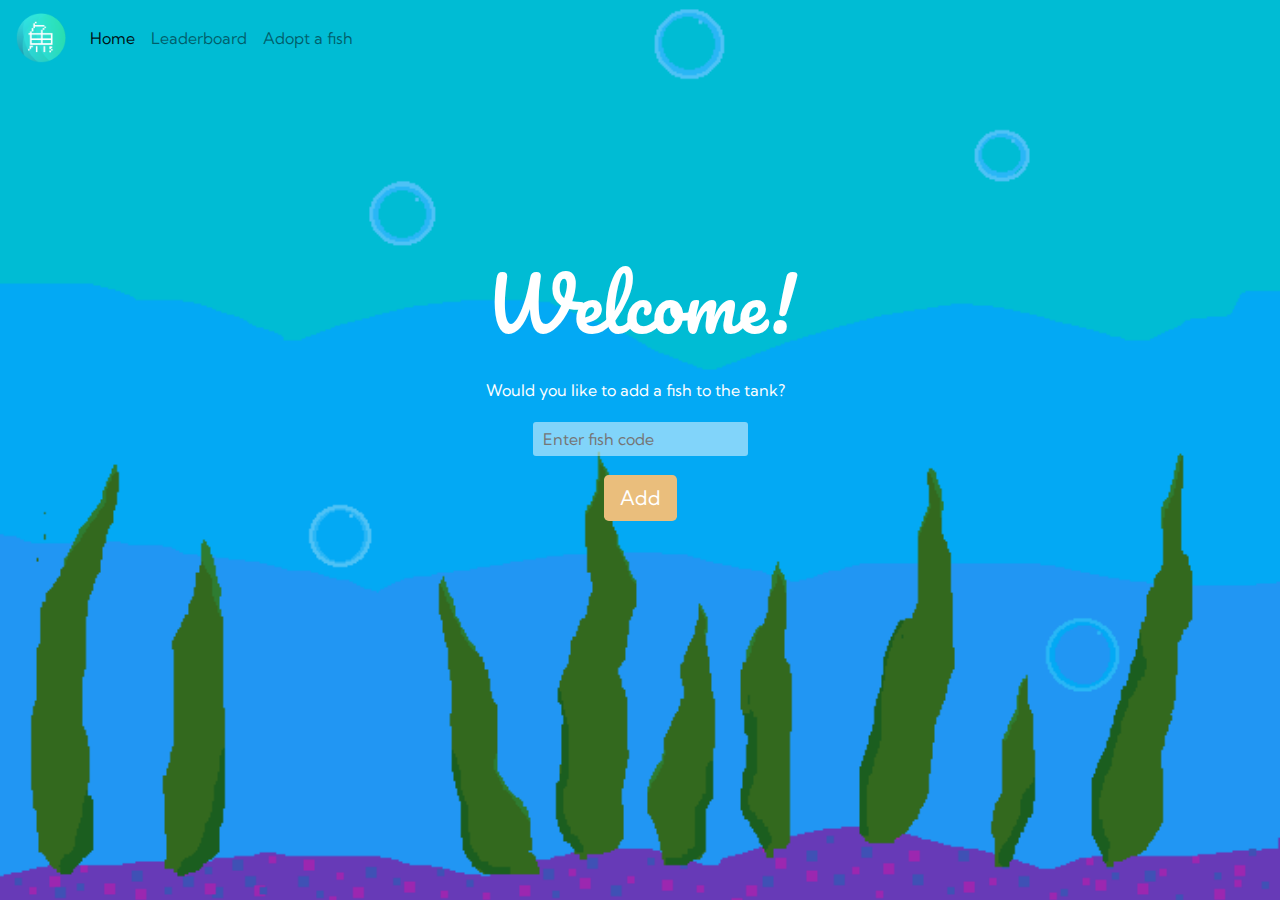
<file: index.html>
<!DOCTYPE html>
<html>
<head>
	<meta charset="utf-8">
    <meta name="viewport" content="width=device-width, initial-scale=1, shrink-to-fit=no">
    <link rel="icon" href="logo.png">

    <!-- Bootstrap CSS -->
    <link rel="stylesheet" href="https://stackpath.bootstrapcdn.com/bootstrap/4.4.1/css/bootstrap.min.css" integrity="sha384-Vkoo8x4CGsO3+Hhxv8T/Q5PaXtkKtu6ug5TOeNV6gBiFeWPGFN9MuhOf23Q9Ifjh" crossorigin="anonymous">

   <!-- Stylesheet -->
    <link rel="stylesheet" type="text/css" href="style.css">

   <!-- Google Fonts -->
   <link href="https://fonts.googleapis.com/css2?family=Pacifico&display=swap" rel="stylesheet">
   <link href="https://fonts.googleapis.com/css2?family=Kumbh+Sans&display=swap" rel="stylesheet">

	<title>MettaFish Home</title>
</head>
<body>
<nav class="navbar navbar-expand-lg navbar-light">
  <a class="navbar-brand" href="#"><img src="logo.png" alt="logo" class="navbar-left" style="height: 50px;"></a>
  <button class="navbar-toggler" type="button" data-toggle="collapse" data-target="#navbarTogglerDemo02" aria-controls="navbarTogglerDemo02" aria-expanded="false" aria-label="Toggle navigation">
    <span class="navbar-toggler-icon"></span>
  </button>

  <div class="collapse navbar-collapse" id="navbarTogglerDemo02">
    <ul class="navbar-nav mr-auto mt-2 mt-lg-0">
      <li class="nav-item active">
        <a class="nav-link" href="#">Home <span class="sr-only">(current)</span></a>
      </li>
      <li class="nav-item">
        <a class="nav-link" href="leaderboard.html">Leaderboard</a>
      </li>
      <li class="nav-item">
        <a class="nav-link" href="adopt.html">Adopt a fish</a>
      </li>
    </ul>
  </div>
</nav>


<div id="main" class="container">
<div class="row align-items-center">
	<div class="col"></div>
	<div class="col">
  <div id = "welcome">
		<h1>Welcome!</h1>
    <p>Would you like to add a fish to the tank?</p>
			<form>
        <input type="text" id="code" placeholder="Enter fish code">
        <br>
        <input id="add" type="submit" value="Add" class="btn btn-primary btn-lg">
      </form>
    </div>
  <div class="col"></div>
</div>



<script src="https://code.jquery.com/jquery-3.2.1.slim.min.js" integrity="sha384-KJ3o2DKtIkvYIK3UENzmM7KCkRr/rE9/Qpg6aAZGJwFDMVNA/GpGFF93hXpG5KkN" crossorigin="anonymous"></script>
<script src="https://cdnjs.cloudflare.com/ajax/libs/popper.js/1.12.9/umd/popper.min.js" integrity="sha384-ApNbgh9B+Y1QKtv3Rn7W3mgPxhU9K/ScQsAP7hUibX39j7fakFPskvXusvfa0b4Q" crossorigin="anonymous"></script>
<script src="https://maxcdn.bootstrapcdn.com/bootstrap/4.0.0/js/bootstrap.min.js" integrity="sha384-JZR6Spejh4U02d8jOt6vLEHfe/JQGiRRSQQxSfFWpi1MquVdAyjUar5+76PVCmYl" crossorigin="anonymous"></script>
<script src="script.js"></script>
</body>
</html>
</file>
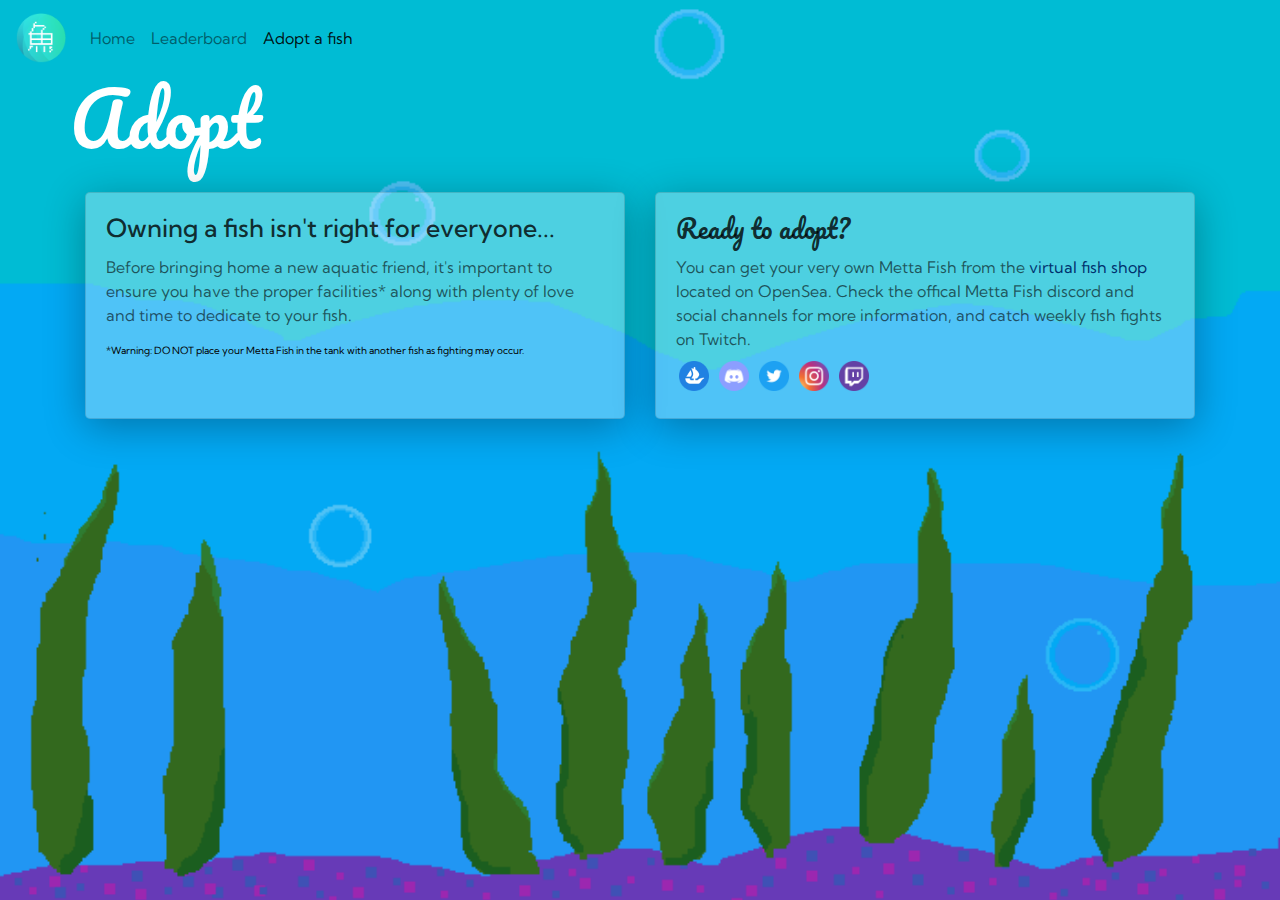
<file: adopt.html>
<!DOCTYPE html>
<html>
<head>
	<meta charset="utf-8">
    <meta name="viewport" content="width=device-width, initial-scale=1, shrink-to-fit=no">
    <link rel="icon" href="logo.png">

    <!-- Bootstrap CSS -->
    <link rel="stylesheet" href="https://stackpath.bootstrapcdn.com/bootstrap/4.4.1/css/bootstrap.min.css" integrity="sha384-Vkoo8x4CGsO3+Hhxv8T/Q5PaXtkKtu6ug5TOeNV6gBiFeWPGFN9MuhOf23Q9Ifjh" crossorigin="anonymous">

   <!-- Stylesheet -->
    <link rel="stylesheet" type="text/css" href="style.css">

   <!-- Google Fonts -->
   <link href="https://fonts.googleapis.com/css2?family=Pacifico&display=swap" rel="stylesheet">
   <link href="https://fonts.googleapis.com/css2?family=Kumbh+Sans&display=swap" rel="stylesheet">

	<title>Adopt</title>
</head>
<body>
<nav class="navbar navbar-expand-lg navbar-light">
  <a class="navbar-brand" href="index.html"><img src="logo.png" alt="logo" class="navbar-left" style="height: 50px;"></a>
  <button class="navbar-toggler" type="button" data-toggle="collapse" data-target="#navbarTogglerDemo02" aria-controls="navbarTogglerDemo02" aria-expanded="false" aria-label="Toggle navigation">
    <span class="navbar-toggler-icon"></span>
  </button>

  <div class="collapse navbar-collapse" id="navbarTogglerDemo02">
    <ul class="navbar-nav mr-auto mt-2 mt-lg-0">
      <li class="nav-item" >
        <a class="nav-link" href="index.html">Home</a>
      </li>
      <li class="nav-item">
        <a class="nav-link" href="leaderboard.html">Leaderboard </a>
      </li>
      <li class="nav-item active">
        <a class="nav-link" href="#">Adopt a fish <span class="sr-only">(current)</span></a>
      </li>
    </ul>
  </div>
</nav>
<div class="container">
  <div class="row">
    <h1>Adopt</h1>
  </div>
  <div class="row">
    <div class="col-sm-6">
      <div id="card" class="card">
      <div class="card-body">
        <h4 class="card-title">Owning a fish isn't right for everyone...</h4>
        <p class="card-text">Before bringing home a new aquatic friend, it's important to ensure you have the proper facilities* along with plenty of love and time to dedicate to your fish.</p>
        <p style="font-size: 10px; color: black;">*Warning: DO NOT place your Metta Fish in the tank with another fish as fighting may occur.</p>
        <br>
      </div>
      </div>
    </div>
    <div class="col-sm-6">
      <div id="card" class="card">
      <div class="card-body">
        <h4 class="card-title" style="font-family: 'Pacifico', cursive; color: color: rgba(0,0,0,.4);">Ready to adopt?</h4>
        <p class="card-text" style="margin-bottom: 0;">You can get your very own Metta Fish from the <a href="https://opensea.io/collection/metta-fish">virtual fish shop</a> located on OpenSea. Check the offical Metta Fish discord and social channels for more information, and catch weekly fish fights on Twitch.</p>
        <div class="icons">
          <a href="https://opensea.io/collection/metta-fish"><img src="opensea.png" alt="twitch" style="height: 30px;"></a>
          <a href="https://discord.gg/d4XxxM2Q"><img src="discord.png" alt="twitch" style="height: 30px;"></a>
          <a href="https://twitter.com/mettafishfight"><img src="twitter.png" alt="twitch" style="height: 30px;"></a>
          <a href="https://www.instagram.com/mettafishfights/"><img src="instagram.png" alt="twitch" style="height: 30px;"></a>
          <a href="https://www.twitch.tv/mettafish"><img src="twitch.png" alt="twitch" style="height: 30px;"></a>
        </div>
      </div>
      </div>
    </div>
  </div>
</div>




<script src="https://code.jquery.com/jquery-3.2.1.slim.min.js" integrity="sha384-KJ3o2DKtIkvYIK3UENzmM7KCkRr/rE9/Qpg6aAZGJwFDMVNA/GpGFF93hXpG5KkN" crossorigin="anonymous"></script>
<script src="https://cdnjs.cloudflare.com/ajax/libs/popper.js/1.12.9/umd/popper.min.js" integrity="sha384-ApNbgh9B+Y1QKtv3Rn7W3mgPxhU9K/ScQsAP7hUibX39j7fakFPskvXusvfa0b4Q" crossorigin="anonymous"></script>
<script src="https://maxcdn.bootstrapcdn.com/bootstrap/4.0.0/js/bootstrap.min.js" integrity="sha384-JZR6Spejh4U02d8jOt6vLEHfe/JQGiRRSQQxSfFWpi1MquVdAyjUar5+76PVCmYl" crossorigin="anonymous"></script>
<script src="script.js"></script>
</body>
</html>
</file>
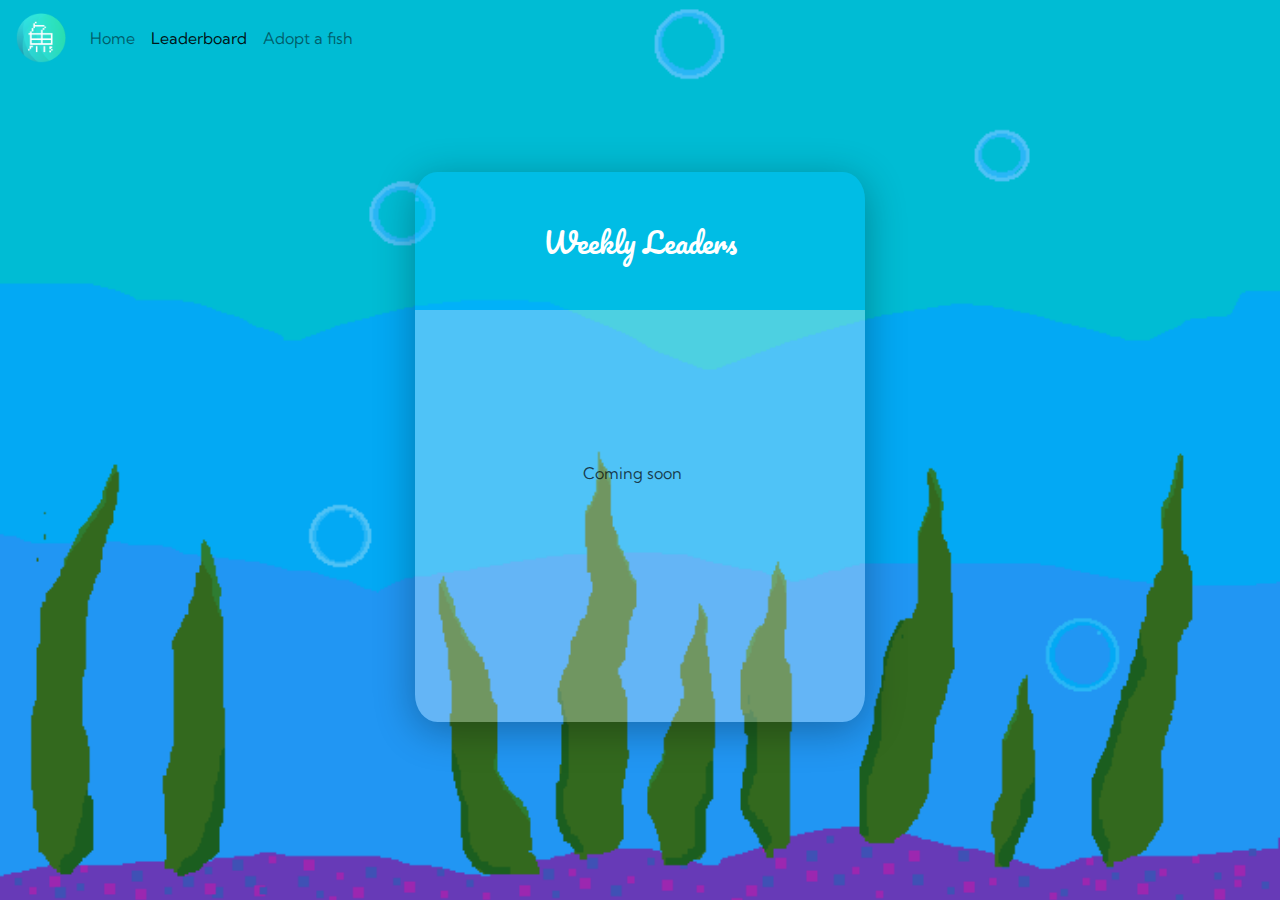
<file: leaderboard.html>
<!DOCTYPE html>
<html>
<head>
	<meta charset="utf-8">
    <meta name="viewport" content="width=device-width, initial-scale=1, shrink-to-fit=no">
    <link rel="icon" href="logo.png">

    <!-- Bootstrap CSS -->
    <link rel="stylesheet" href="https://stackpath.bootstrapcdn.com/bootstrap/4.4.1/css/bootstrap.min.css" integrity="sha384-Vkoo8x4CGsO3+Hhxv8T/Q5PaXtkKtu6ug5TOeNV6gBiFeWPGFN9MuhOf23Q9Ifjh" crossorigin="anonymous">

   <!-- Stylesheet -->
    <link rel="stylesheet" type="text/css" href="style2.css">

   <!-- Google Fonts -->
   <link href="https://fonts.googleapis.com/css2?family=Pacifico&display=swap" rel="stylesheet">
   <link href="https://fonts.googleapis.com/css2?family=Kumbh+Sans&display=swap" rel="stylesheet">

	<title>Leaderboard</title>
</head>
<body>
<nav class="navbar navbar-expand-lg navbar-light">
  <a class="navbar-brand" href="index.html"><img src="logo.png" alt="logo" class="navbar-left" style="height: 50px;"></a>
  <button class="navbar-toggler" type="button" data-toggle="collapse" data-target="#navbarTogglerDemo02" aria-controls="navbarTogglerDemo02" aria-expanded="false" aria-label="Toggle navigation">
    <span class="navbar-toggler-icon"></span>
  </button>

  <div class="collapse navbar-collapse" id="navbarTogglerDemo02">
    <ul class="navbar-nav mr-auto mt-2 mt-lg-0">
      <li class="nav-item" >
        <a class="nav-link" href="index.html">Home</a>
      </li>
      <li class="nav-item active">
        <a class="nav-link" href="#">Leaderboard <span class="sr-only">(current)</span> </a>
      </li>
      <li class="nav-item">
        <a class="nav-link" href="adopt.html">Adopt a fish</a>
      </li>
    </ul>
  </div>
</nav>


<div id="main" class="container">
<div id= "fix" class="row align-items-center">
  <div class="col"></div>
  <div class="col">
  <div class="leaderboard centered" id="lb">
      
      <header class="leaderboard-header">

        <div class="title">
          <h3>Weekly Leaders</h3>
        </div>
      </header>
      
      <div class="leaderboard-body">
        
        <ul>
          <li></li>
        </ul>
        <div><p>Coming soon</p></div>
        
      </div>
      
    </div>
  </div>
</div>
</div>

  <div class="col"></div>


    <!--  <a class="btn btn-primary btn-lg" id = "physical" role="button" onclick="hide('welcome'); show('physicalOne')"> Physical </a>
			<a class="btn btn-primary btn-lg" id = "mental" role="button" onclick="hide('welcome'); show('mentalOne')">Mental</a>
      <a class="btn btn-primary btn-lg" id = "Unsure" role="button" onclick="hide('welcome'); show('unsure')">Unsure</a> -->





<script src="https://code.jquery.com/jquery-3.2.1.slim.min.js" integrity="sha384-KJ3o2DKtIkvYIK3UENzmM7KCkRr/rE9/Qpg6aAZGJwFDMVNA/GpGFF93hXpG5KkN" crossorigin="anonymous"></script>
<script src="https://cdnjs.cloudflare.com/ajax/libs/popper.js/1.12.9/umd/popper.min.js" integrity="sha384-ApNbgh9B+Y1QKtv3Rn7W3mgPxhU9K/ScQsAP7hUibX39j7fakFPskvXusvfa0b4Q" crossorigin="anonymous"></script>
<script src="https://maxcdn.bootstrapcdn.com/bootstrap/4.0.0/js/bootstrap.min.js" integrity="sha384-JZR6Spejh4U02d8jOt6vLEHfe/JQGiRRSQQxSfFWpi1MquVdAyjUar5+76PVCmYl" crossorigin="anonymous"></script>
<script src="script.js"></script>
</body>
</html>
</file>
<file: style.css>
body{

	background: url(bg.gif) no-repeat center center fixed; 
 	-webkit-background-size: cover;
  	-moz-background-size: cover;
  	-o-background-size: cover;
  	background-size: cover;
	font-family: 'Kumbh Sans', sans-serif;
	color: white;
}

#main p{
	width: 300px;
}
#main{
	width: 15em;
	text-align: center;
	height: 70vh;
	display: flex;
	align-items: center;
	justify-content: center;
}

h1{
	font-family: 'Pacifico', cursive;
	color: white;
	font-size: 72px;
	margin-bottom: 30px;
}

h4{
	font-size: 25px;
	color: rgba(0,0,0,.8);
}

#main .btn{

	margin-top: 15px;
	background-color: #EABE7C;
	border: #e8b66b;
	
}

#main .btn:hover,#main .btn:active,#main .btn:focus {
  background: #ebb76a;
}

form{
	display: inline-block;
}

input[type=text]{
  padding: 5px 10px;
  margin: 4px 0px;
  border: none;
  background-color:rgba(255, 255, 255, 0.5);
  border-radius: 3px;
}

  /* Navbar style */

.navbar{
    margin-bottom:0;
    background-color: transparent;
}


#card {
	color: rgba(0,0,0,.6);
	background-color: rgba(255,255,255,.3);
	box-shadow: 0 8px 40px rgba(0, 0, 0, .3);
	border-radius: 5px;
}

#card a{
	color: #00316e;
}

#card a:hover{
	opacity: .5;
	text-decoration: none;
}

.list-group-item{
	background-color: rgba(255,255,255,.7);
}
.list-group-item a{
	color: black;
}

.row{
	display: flex;
}


.icons{
	text-align: left;
	margin: auto;
	padding-top: 0;
	margin-top: 10px;
}

.icons img{
	margin-left: 3px;
	margin-right: 3px;
	margin-bottom: 7px;
}
@media only screen and (max-width: 600px) {
	.icons{
		margin-top: 15px;
	}
	.card{
		margin-bottom: 10px;
	}
}
</file>
<file: style2.css>
body{

	background: url(bg.gif) no-repeat center center fixed; 
 	-webkit-background-size: cover;
  	-moz-background-size: cover;
  	-o-background-size: cover;
  	background-size: cover;
	font-family: 'Kumbh Sans', sans-serif;
	color: white;
}

#main p{
	width: 300px;
}
#main{
	width: 15em;
	text-align: center;
	height: 70vh;
	display: flex;
	align-items: center;
	justify-content: center;
}

h1{
	font-family: 'Pacifico', cursive;
	color: white;
	font-size: 72px;
	margin-bottom: 30px;
}

#main .btn{

	margin-top: 15px;
	background-color: #EABE7C;
	border: #e8b66b;
	
}

#main .btn:hover,#main .btn:active,#main .btn:focus {
  background: #ebb76a;
}

form{
	display: inline-block;
}

input[type=text]{
  padding: 5px 10px;
  margin: 4px 0px;
  border: none;
  background-color:rgba(255, 255, 255, 0.5);
}

  /* Navbar style */

.navbar{
    margin-bottom:0;
    background-color: transparent;
}


#card {
	color: black;
}

#card a{
	color: #ebb76a;
}

#card a:hover{
	opacity: .5;
}

.list-group-item{
	background-color: rgba(255,255,255,.7);
}
.list-group-item a{
	color: black;
}

.row{
	display:block;
}

.centered {
  position: relative;
  margin-top: 7em;
}

.leaderboard {
  width: 450px;
  height: 550px;
  border-radius: 5%;
  box-shadow: 0 8px 40px rgba(0, 0, 0, .3);
  overflow: hidden;
}

.leaderboard-header div { 
  float: none;
}

.title {
  height: 100%;
}

.title h3 {
  text-align: center;
  padding-top: 12%;
  font-family: 'Pacifico', cursive;

}


.leaderboard-header {
  height: 25%;
  width: 100%;
  background-color: rgba(0,191,255,.4);
  position: relative;
  padding: 5px, 5px
}

.leaderboard-body {
  top: 25%;
  width: 100%;
  height: 75%;
  background-color: rgba(255,255,255,.3);
  position:absolute;
}
ul{
	list-style-type: none;
}

#lb p{
  text-align: center;
  padding-top: 30%;	
  padding-left: 30%;
  color: rgba(0,0,0,.7);
}
</file>
